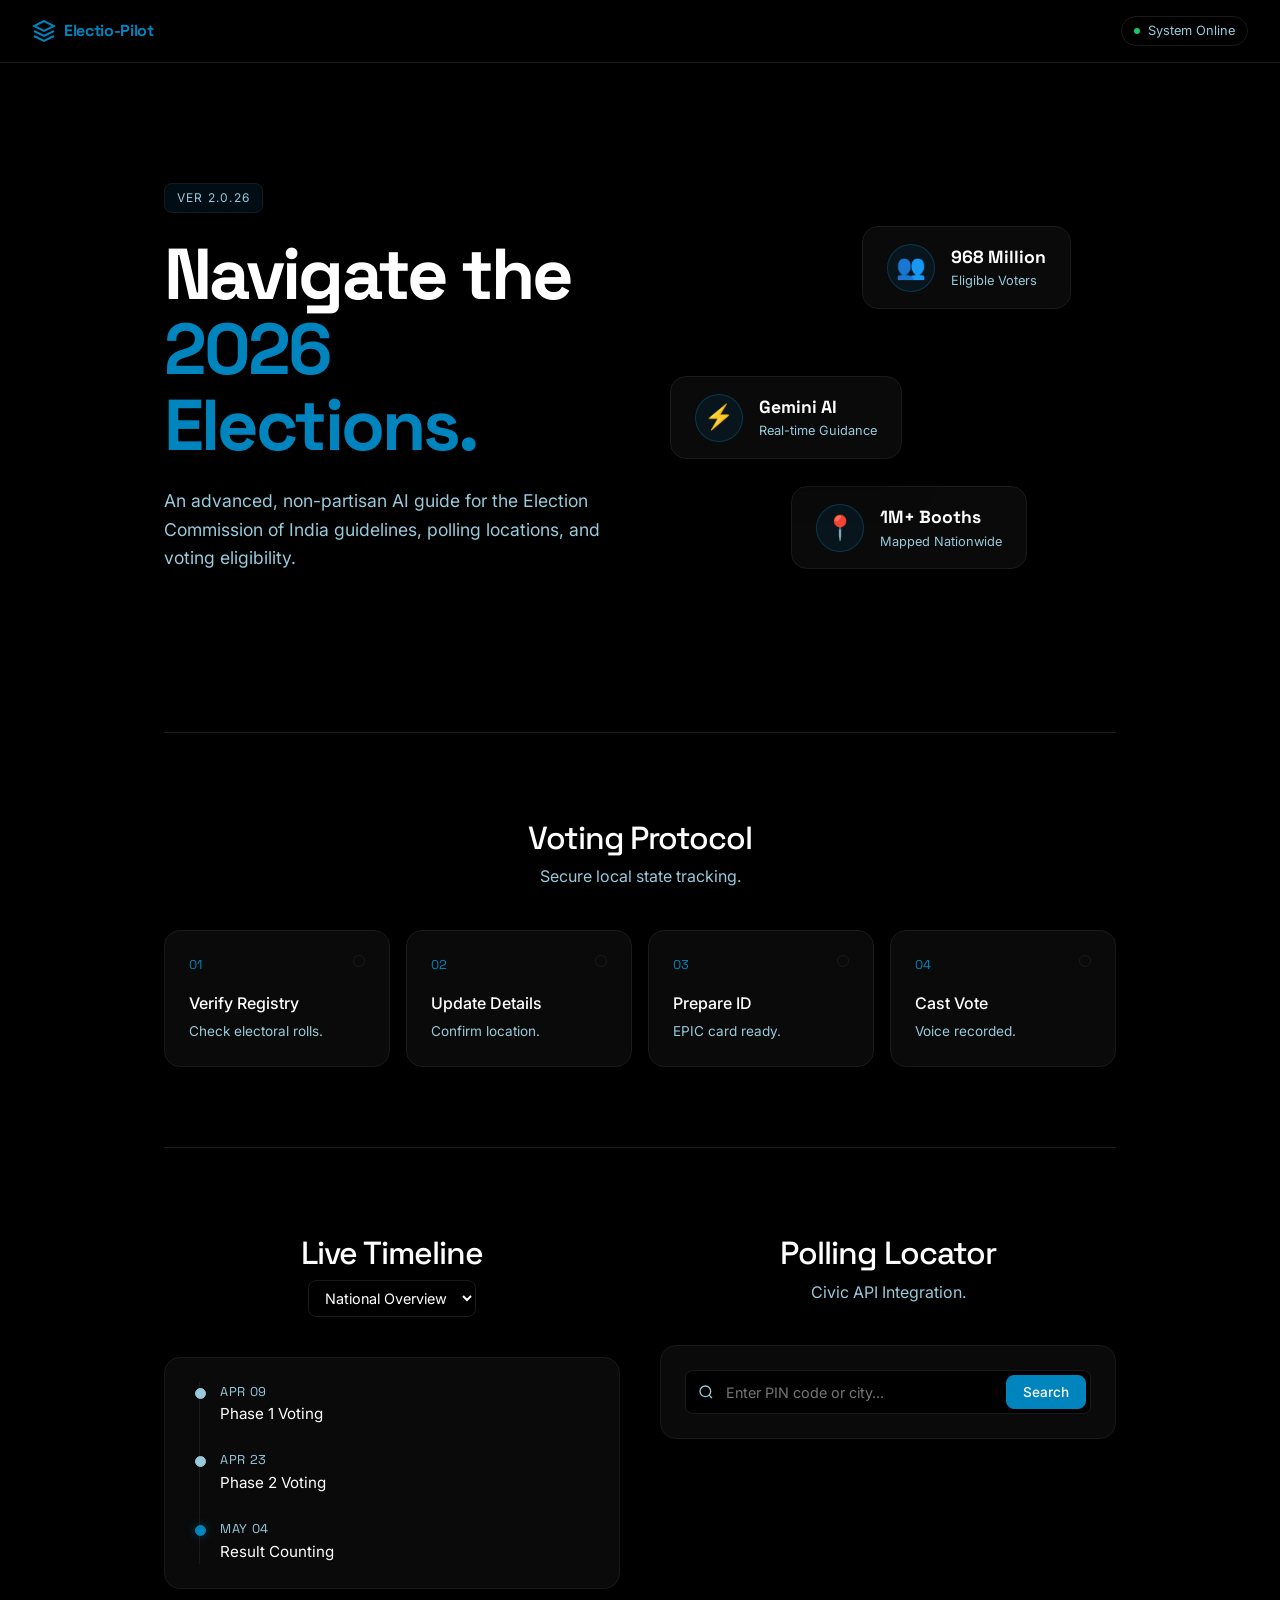
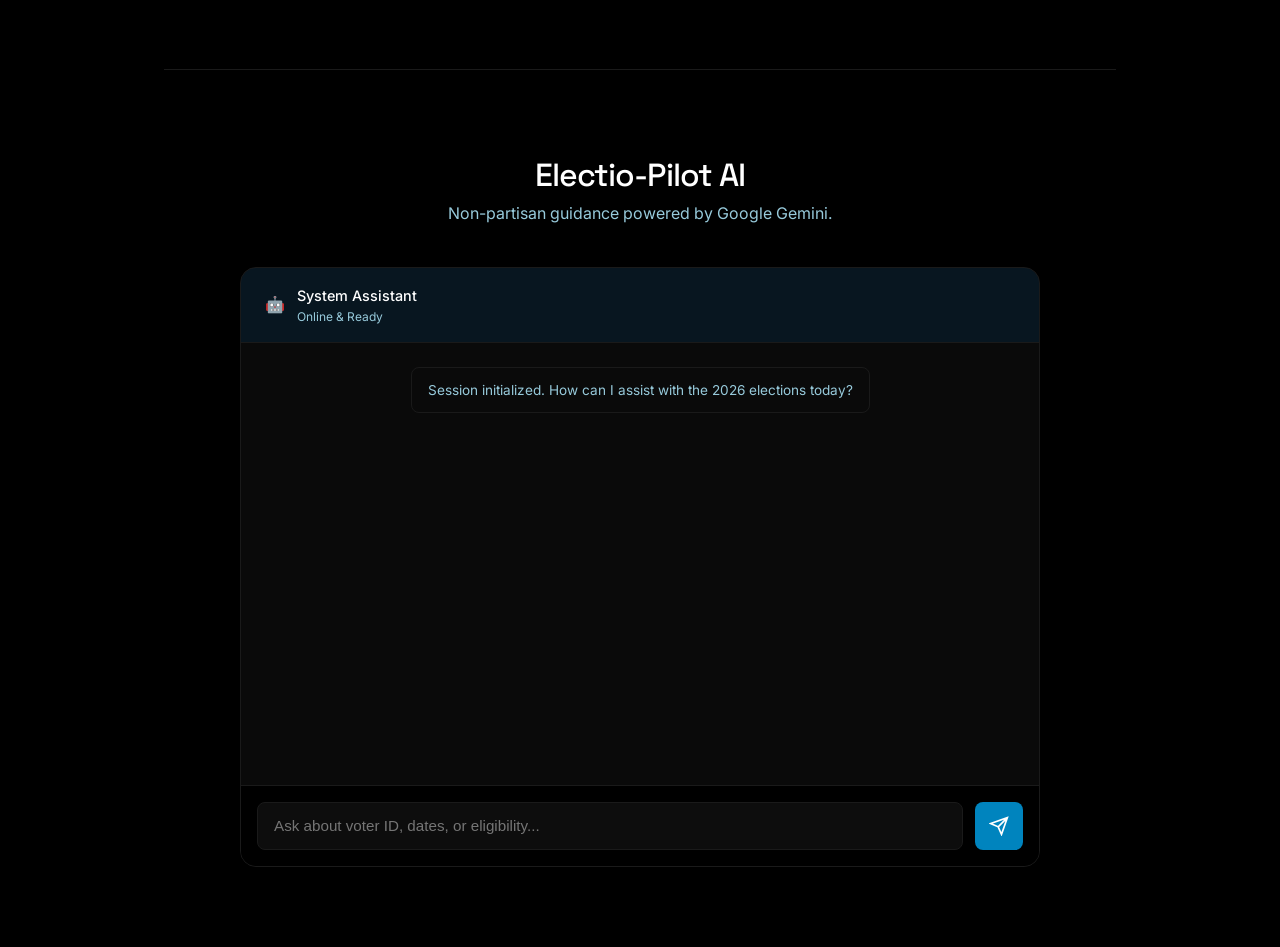
<file: src/main/resources/static/index.html>
<!DOCTYPE html>
<html lang="en">
<head>
    <meta charset="UTF-8">
    <meta name="viewport" content="width=device-width, initial-scale=1.0">
    <title>Electio-Pilot</title>
    <link rel="stylesheet" href="styles/main.css">
    <link href="https://fonts.googleapis.com/css2?family=Inter:wght@300;400;500;600&family=Space+Grotesk:wght@500;700&display=swap" rel="stylesheet">
</head>
<body>
    <nav class="navbar">
        <div class="nav-brand">
            <svg width="24" height="24" viewBox="0 0 24 24" fill="none" stroke="currentColor" stroke-width="2"><path d="M12 2L2 7l10 5 10-5-10-5zM2 17l10 5 10-5M2 12l10 5 10-5"/></svg>
            Electio-Pilot
        </div>
        <div class="nav-status">
            <span class="status-dot"></span>
            System Online
        </div>
    </nav>

    <main class="container">
        <!-- Hero -->
        <section class="section hero">
            <div class="hero-content">
                <div class="hero-label">VER 2.0.26</div>
                <h1 class="hero-title">Navigate the <br><span class="text-highlight">2026 Elections.</span></h1>
                <p class="hero-desc">An advanced, non-partisan AI guide for the Election Commission of India guidelines, polling locations, and voting eligibility.</p>
            </div>
            <div class="hero-visual">
                <div class="floating-stat stat-1">
                    <span class="stat-icon">👥</span>
                    <div class="stat-info">
                        <strong>968 Million</strong>
                        <span>Eligible Voters</span>
                    </div>
                </div>
                <div class="floating-stat stat-2">
                    <span class="stat-icon">⚡</span>
                    <div class="stat-info">
                        <strong>Gemini AI</strong>
                        <span>Real-time Guidance</span>
                    </div>
                </div>
                <div class="floating-stat stat-3">
                    <span class="stat-icon">📍</span>
                    <div class="stat-info">
                        <strong>1M+ Booths</strong>
                        <span>Mapped Nationwide</span>
                    </div>
                </div>
            </div>
        </section>

        <!-- Journey (Cards) -->
        <section class="section center-section">
            <div class="section-header">
                <h2>Voting Protocol</h2>
                <p>Secure local state tracking.</p>
            </div>
            <div class="grid-4">
                <div class="card interactive-card" id="step-1" onclick="app.toggleStep(1)">
                    <div class="card-icon">01</div>
                    <h3>Verify Registry</h3>
                    <p>Check electoral rolls.</p>
                    <div class="status-indicator"></div>
                </div>
                <div class="card interactive-card" id="step-2" onclick="app.toggleStep(2)">
                    <div class="card-icon">02</div>
                    <h3>Update Details</h3>
                    <p>Confirm location.</p>
                    <div class="status-indicator"></div>
                </div>
                <div class="card interactive-card" id="step-3" onclick="app.toggleStep(3)">
                    <div class="card-icon">03</div>
                    <h3>Prepare ID</h3>
                    <p>EPIC card ready.</p>
                    <div class="status-indicator"></div>
                </div>
                <div class="card interactive-card" id="step-4" onclick="app.toggleStep(4)">
                    <div class="card-icon">04</div>
                    <h3>Cast Vote</h3>
                    <p>Voice recorded.</p>
                    <div class="status-indicator"></div>
                </div>
            </div>
        </section>

        <!-- Timeline & Locator Split -->
        <section class="section split-section center-section">
            
            <!-- Timeline Side -->
            <div class="split-pane">
                <div class="section-header">
                    <h2>Live Timeline</h2>
                    <select id="state-selector" onchange="app.updateTimeline()" class="sleek-select">
                        <option value="national">National Overview</option>
                        <option value="karnataka">Karnataka</option>
                        <option value="tamil_nadu">Tamil Nadu</option>
                        <option value="maharashtra">Maharashtra</option>
                    </select>
                </div>
                <div class="card timeline-card">
                    <div id="timeline-container" class="timeline-track">
                        <div class="t-item done">
                            <div class="t-date">APR 09</div>
                            <div class="t-details">Phase 1 Voting</div>
                        </div>
                        <div class="t-item done">
                            <div class="t-date">APR 23</div>
                            <div class="t-details">Phase 2 Voting</div>
                        </div>
                        <div class="t-item active">
                            <div class="t-date">MAY 04</div>
                            <div class="t-details">Result Counting</div>
                        </div>
                    </div>
                </div>
            </div>

            <!-- Locator Side -->
            <div class="split-pane">
                <div class="section-header">
                    <h2>Polling Locator</h2>
                    <p>Civic API Integration.</p>
                </div>
                <div class="card locator-card">
                    <div class="input-wrapper">
                        <svg class="input-icon" viewBox="0 0 24 24" fill="none" stroke="currentColor" stroke-width="2"><circle cx="11" cy="11" r="8"/><path d="M21 21l-4.3-4.3"/></svg>
                        <input type="text" id="address-input" placeholder="Enter PIN code or city..." class="sleek-input">
                        <button class="btn btn-primary btn-small" onclick="app.findPollingPlace()">Search</button>
                    </div>
                    <div id="locator-result" class="result-box hidden"></div>
                </div>
            </div>

        </section>

        <!-- Embedded AI Chatbot (Bottom Section) -->
        <section class="section center-section">
            <div class="section-header">
                <h2>Electio-Pilot AI</h2>
                <p>Non-partisan guidance powered by Google Gemini.</p>
            </div>
            
            <div class="chat-embedded">
                <div class="chat-header">
                    <div class="chat-identity">
                        <span class="chat-icon">🤖</span>
                        <div>
                            <div class="chat-name">System Assistant</div>
                            <div class="chat-status">Online & Ready</div>
                        </div>
                    </div>
                </div>
                <div class="chat-messages" id="chat-display">
                    <div class="msg system">Session initialized. How can I assist with the 2026 elections today?</div>
                </div>
                <div class="chat-input-box">
                    <input type="text" id="user-input" placeholder="Ask about voter ID, dates, or eligibility..." onkeypress="app.handleKeyPress(event)">
                    <button class="chat-send" onclick="app.sendMessage()">
                        <svg width="20" height="20" viewBox="0 0 24 24" fill="none" stroke="currentColor" stroke-width="2"><path d="M22 2L11 13M22 2l-7 20-4-9-9-4 20-7z"/></svg>
                    </button>
                </div>
            </div>
        </section>
    </main>

    <script src="scripts/main.js"></script>
</body>
</html>
</file>
<file: src/main/resources/static/styles/main.css>
/* --- Black & Blue Minimalist Theme --- */
:root {
    --bg-base: #000000; /* Pure Black Background */
    --bg-surface: #001B48; /* Dark Navy for surface depth */
    --bg-card: #0A0A0A; /* Extremely dark grey for cards */
    
    --border-dim: #1a1a1a;
    --border-hover: #00457A;
    
    --text-primary: #ffffff;
    --text-secondary: #97CADB; /* Light Sky Blue for accents */
    
    --accent: #0084BE; /* Bright Blue */
    --accent-hover: #97CADB;
    --accent-blue: #0084BE;
    --success: #17c964;
    
    --radius-sm: 8px;
    --radius-md: 16px;
    --radius-lg: 24px;
}

* {
    box-sizing: border-box;
    margin: 0;
    padding: 0;
}

body {
    background-color: var(--bg-base);
    color: var(--text-primary);
    font-family: 'Inter', -apple-system, sans-serif;
    line-height: 1.6;
    -webkit-font-smoothing: antialiased;
}

/* --- Layout --- */
.container {
    max-width: 1000px; /* Tighter layout */
    margin: 0 auto;
    padding: 0 24px;
}

.section {
    padding: 80px 0;
    border-bottom: 1px solid var(--border-dim);
}
.section:last-child {
    border-bottom: none;
}

.center-section {
    text-align: center;
}

.section-header {
    margin-bottom: 40px;
}
.center-section .section-header {
    text-align: center;
}
.section-header h2 {
    font-family: 'Space Grotesk', sans-serif;
    font-size: 2rem;
    font-weight: 500;
    letter-spacing: -0.03em;
}
.section-header p {
    color: var(--text-secondary);
    font-size: 1rem;
}

/* --- Navbar --- */
.navbar {
    position: sticky;
    top: 0;
    display: flex;
    justify-content: space-between;
    align-items: center;
    padding: 16px 32px;
    background: rgba(0,0,0,0.8);
    backdrop-filter: blur(12px);
    border-bottom: 1px solid var(--border-dim);
    z-index: 100;
}
.nav-brand {
    display: flex;
    align-items: center;
    gap: 8px;
    font-family: 'Space Grotesk', sans-serif;
    font-weight: 700;
    letter-spacing: -0.02em;
    color: var(--accent);
}
.nav-status {
    font-size: 0.8rem;
    color: var(--text-secondary);
    display: flex;
    align-items: center;
    gap: 8px;
    border: 1px solid var(--border-dim);
    padding: 4px 12px;
    border-radius: 100px;
}
.status-dot {
    width: 6px; height: 6px;
    background: var(--success);
    border-radius: 50%;
}

/* --- Hero --- */
.hero {
    padding: 120px 0;
    display: grid;
    grid-template-columns: 1fr 1fr;
    gap: 60px;
    align-items: center;
}
.hero-content {
    text-align: left;
}
.hero-label {
    font-size: 0.75rem;
    letter-spacing: 0.1em;
    color: var(--text-secondary);
    margin-bottom: 24px;
    border: 1px solid var(--border-dim);
    display: inline-block;
    padding: 4px 12px;
    border-radius: var(--radius-sm);
    background: rgba(0, 132, 190, 0.1);
}
.hero-title {
    font-family: 'Space Grotesk', sans-serif;
    font-size: 4.5rem;
    line-height: 1.05;
    letter-spacing: -0.04em;
    margin-bottom: 24px;
}
.text-highlight {
    color: var(--accent);
}
.hero-desc {
    font-size: 1.1rem;
    color: var(--text-secondary);
    max-width: 500px;
    margin-bottom: 40px;
}

/* Floating Stats (Hero Visual) */
.hero-visual {
    position: relative;
    height: 100%;
    min-height: 300px;
    display: flex;
    justify-content: center;
    align-items: center;
}
.floating-stat {
    background: var(--bg-card);
    border: 1px solid var(--border-dim);
    border-radius: var(--radius-md);
    padding: 16px 24px;
    display: flex;
    align-items: center;
    gap: 16px;
    position: absolute;
    box-shadow: 0 20px 40px rgba(0, 0, 0, 0.4);
    transition: transform 0.3s;
    backdrop-filter: blur(10px);
}
.floating-stat:hover {
    transform: translateY(-5px);
    border-color: var(--border-hover);
}
.stat-icon {
    font-size: 1.5rem;
    background: rgba(0, 132, 190, 0.1);
    width: 48px; height: 48px;
    display: flex; justify-content: center; align-items: center;
    border-radius: 50%;
    border: 1px solid rgba(0, 132, 190, 0.3);
}
.stat-info {
    display: flex;
    flex-direction: column;
}
.stat-info strong {
    font-size: 1.1rem;
    color: var(--text-primary);
    font-family: 'Space Grotesk', sans-serif;
}
.stat-info span {
    font-size: 0.8rem;
    color: var(--text-secondary);
}

.stat-1 { top: 10%; right: 10%; }
.stat-2 { top: 45%; left: 0%; z-index: 2; }
.stat-3 { bottom: 10%; right: 20%; }

/* --- Buttons --- */
.btn {
    display: inline-flex;
    align-items: center;
    justify-content: center;
    padding: 12px 24px;
    font-family: 'Inter', sans-serif;
    font-weight: 500;
    font-size: 0.95rem;
    border-radius: var(--radius-sm);
    cursor: pointer;
    transition: all 0.2s;
    border: 1px solid var(--border-dim);
    background: transparent;
    color: var(--text-primary);
}
.btn-primary {
    background: var(--accent);
    color: var(--text-primary);
    border-color: var(--accent);
}
.btn-primary:hover {
    background: var(--accent-hover);
    color: var(--bg-base);
    transform: translateY(-1px);
}
.btn-small {
    padding: 8px 16px;
    font-size: 0.85rem;
}

/* --- Cards --- */
.card {
    background: var(--bg-card);
    border: 1px solid var(--border-dim);
    border-radius: var(--radius-md);
    padding: 24px;
    text-align: left;
}

.grid-4 {
    display: grid;
    grid-template-columns: repeat(4, 1fr);
    gap: 16px;
}

.interactive-card {
    cursor: pointer;
    transition: border-color 0.2s, background 0.2s;
    position: relative;
    overflow: hidden;
}
.interactive-card:hover {
    border-color: var(--border-hover);
    background: rgba(0, 69, 122, 0.2);
}

.card-icon {
    font-family: 'Space Grotesk', sans-serif;
    font-size: 0.8rem;
    color: var(--accent);
    margin-bottom: 16px;
}
.interactive-card h3 {
    font-size: 1rem;
    font-weight: 500;
    margin-bottom: 4px;
}
.interactive-card p {
    font-size: 0.85rem;
    color: var(--text-secondary);
}

/* Status Indicator */
.status-indicator {
    position: absolute;
    top: 24px; right: 24px;
    width: 12px; height: 12px;
    border: 1px solid var(--border-dim);
    border-radius: 50%;
    transition: all 0.2s;
}
.interactive-card.completed {
    border-color: var(--success);
}
.interactive-card.completed .status-indicator {
    background: var(--success);
    border-color: var(--success);
}

/* --- Split Section (Timeline & Locator) --- */
.split-section {
    display: grid;
    grid-template-columns: 1fr 1fr;
    gap: 40px;
}
.split-pane {
    text-align: left;
}

/* Forms */
.sleek-select, .sleek-input {
    background: var(--bg-base);
    border: 1px solid var(--border-dim);
    color: var(--text-primary);
    padding: 8px 12px;
    border-radius: var(--radius-sm);
    font-family: 'Inter', sans-serif;
    font-size: 0.9rem;
    outline: none;
    transition: border-color 0.2s;
}
.sleek-select:focus, .sleek-input:focus {
    border-color: var(--accent);
}

/* Timeline */
.timeline-track {
    display: flex;
    flex-direction: column;
    gap: 24px;
    border-left: 1px solid var(--border-dim);
    padding-left: 20px;
    margin-left: 10px;
}
.t-item {
    position: relative;
    opacity: 0.5;
    transition: opacity 0.3s;
}
.t-item.done, .t-item.active { opacity: 1; }

.t-item::before {
    content: '';
    position: absolute;
    left: -25px; top: 6px;
    width: 9px; height: 9px;
    background: var(--bg-card);
    border: 1px solid var(--border-dim);
    border-radius: 50%;
}
.t-item.done::before { background: var(--text-secondary); border-color: var(--text-secondary); }
.t-item.active::before { background: var(--accent-blue); border-color: var(--accent-blue); box-shadow: 0 0 10px rgba(0,132,190,0.4); }

.t-date {
    font-family: 'Space Grotesk', sans-serif;
    font-size: 0.8rem;
    letter-spacing: 0.05em;
    color: var(--text-secondary);
}
.t-details { font-size: 0.95rem; }

/* Locator */
.input-wrapper {
    display: flex;
    align-items: center;
    gap: 12px;
    background: var(--bg-base);
    border: 1px solid var(--border-dim);
    border-radius: var(--radius-sm);
    padding: 4px 4px 4px 12px;
}
.input-icon {
    width: 16px; height: 16px;
    color: var(--text-secondary);
}
.input-wrapper .sleek-input {
    border: none;
    flex: 1;
    padding: 8px 0;
}
.input-wrapper .sleek-input:focus { border: none; }

.result-box {
    margin-top: 16px;
    padding: 16px;
    background: rgba(0, 132, 190, 0.1);
    border: 1px solid rgba(0, 132, 190, 0.3);
    border-radius: var(--radius-sm);
    font-size: 0.9rem;
}
.result-box h4 { color: var(--accent-blue); margin-bottom: 4px;}
.hidden { display: none !important; }

/* --- Embedded AI Chat --- */
.chat-embedded {
    width: 100%;
    max-width: 800px;
    margin: 0 auto;
    height: 600px;
    background: var(--bg-card);
    border: 1px solid var(--border-dim);
    border-radius: var(--radius-md);
    box-shadow: 0 20px 40px rgba(0,0,0,0.5);
    display: flex;
    flex-direction: column;
    overflow: hidden;
    text-align: left;
}
.chat-header {
    padding: 16px 24px;
    border-bottom: 1px solid var(--border-dim);
    display: flex; justify-content: space-between; align-items: center;
    background: rgba(0, 69, 122, 0.2);
}
.chat-identity { display: flex; align-items: center; gap: 12px; }
.chat-name { font-weight: 500; font-size: 0.9rem; color: var(--text-primary); }
.chat-status { font-size: 0.75rem; color: var(--text-secondary); }

.chat-messages {
    flex: 1; padding: 24px;
    overflow-y: auto;
    display: flex; flex-direction: column; gap: 16px;
}
.chat-messages::-webkit-scrollbar { width: 4px; }
.chat-messages::-webkit-scrollbar-thumb { background: var(--border-dim); }

.msg {
    padding: 12px 16px;
    border-radius: var(--radius-sm);
    font-size: 0.95rem;
    max-width: 85%;
    line-height: 1.5;
}
.system { background: transparent; border: 1px solid var(--border-dim); align-self: center; color: var(--text-secondary); font-size: 0.85rem;}
.bot-msg { background: rgba(255,255,255,0.05); border: 1px solid var(--border-dim); align-self: flex-start; }
.user-msg { background: var(--accent); color: var(--text-primary); align-self: flex-end; }

.chat-input-box {
    padding: 16px;
    border-top: 1px solid var(--border-dim);
    display: flex; gap: 12px;
    background: var(--bg-base);
}
.chat-input-box input {
    flex: 1;
    background: rgba(255,255,255,0.05); border: 1px solid var(--border-dim);
    border-radius: var(--radius-sm);
    padding: 12px 16px;
    color: white; font-size: 0.95rem; outline: none;
    transition: border-color 0.2s;
}
.chat-input-box input:focus {
    border-color: var(--accent);
}
.chat-send {
    background: var(--accent); border: none;
    color: var(--text-primary);
    width: 48px; height: 48px; border-radius: var(--radius-sm);
    cursor: pointer;
    display: flex; justify-content: center; align-items: center;
    transition: transform 0.2s;
}
.chat-send:hover {
    transform: translateY(-2px);
}

@media (max-width: 900px) {
    .grid-4, .split-section { grid-template-columns: 1fr; }
    .hero-title { font-size: 3.5rem; }
    .chat-embedded { height: 500px; }
}
</file>
